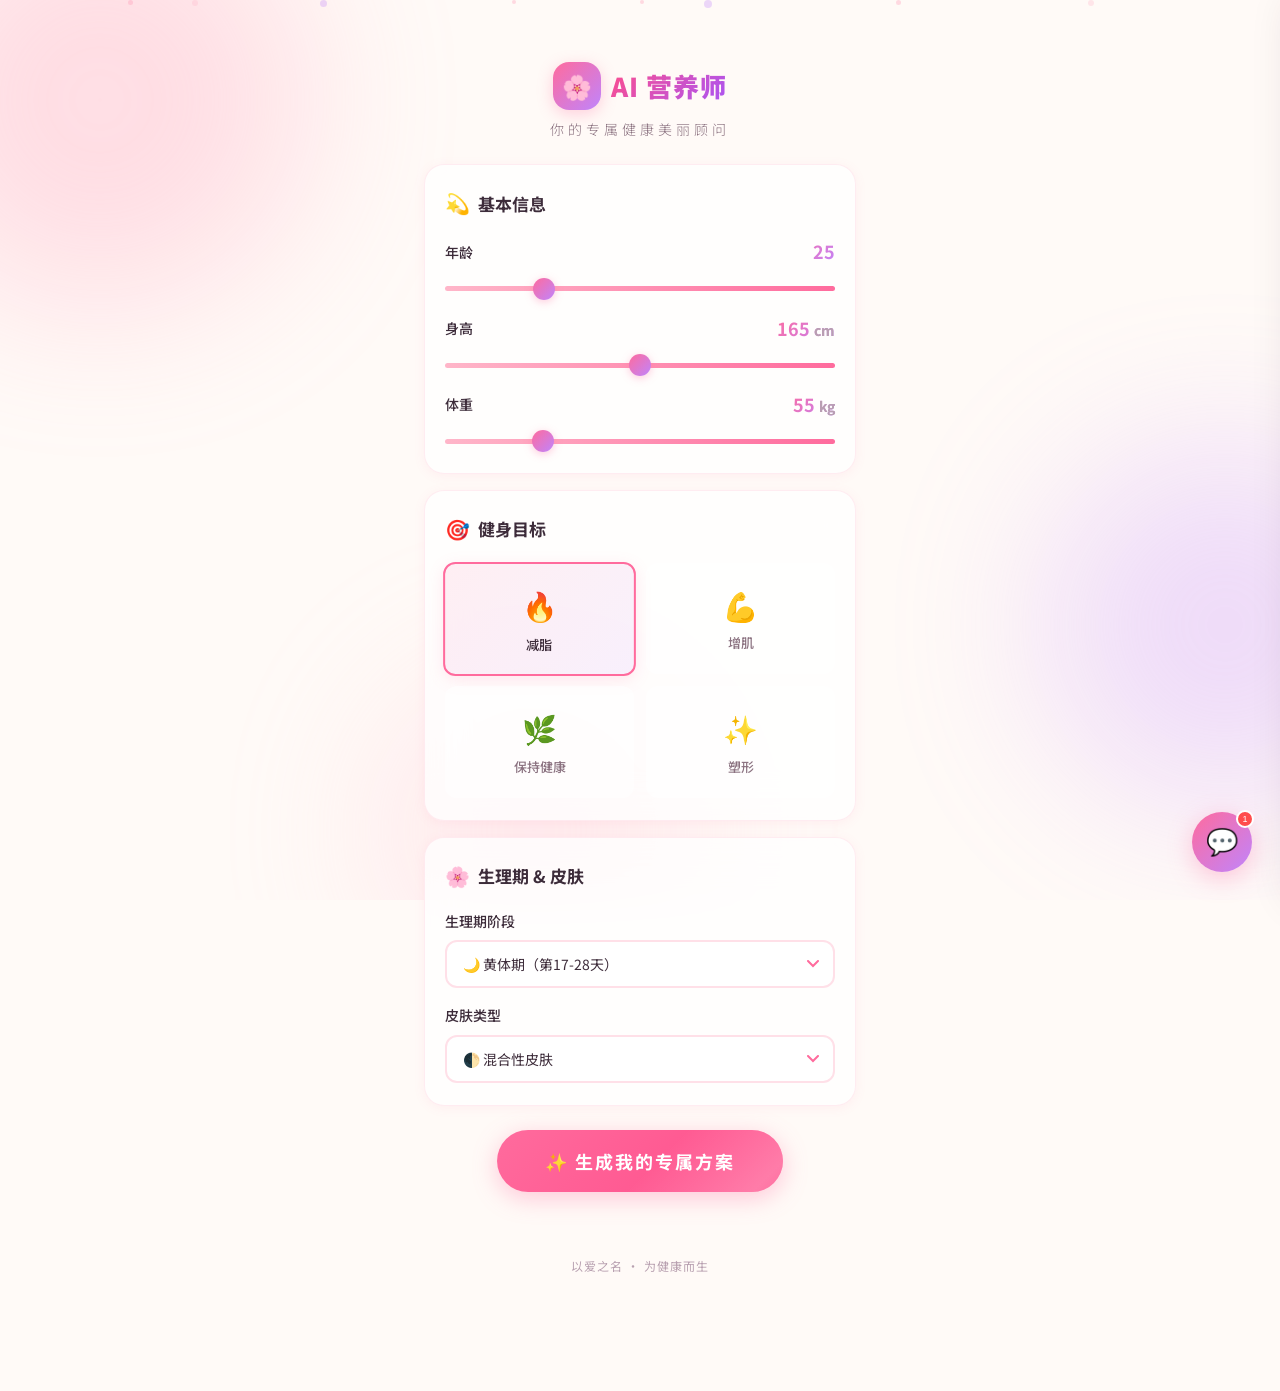
<file: index.html>
<!DOCTYPE html>
<html lang="zh-CN">
<head>
  <meta charset="UTF-8">
  <meta name="viewport" content="width=device-width, initial-scale=1.0, maximum-scale=1.0, user-scalable=no">
  <title>AI 营养师 - 你的专属健康美丽顾问</title>
  <link rel="preconnect" href="https://fonts.googleapis.com">
  <link rel="preconnect" href="https://fonts.gstatic.com" crossorigin>
  <link href="https://fonts.googleapis.com/css2?family=Noto+Sans+SC:wght@300;400;500;700;900&family=Playfair+Display:wght@700&display=swap" rel="stylesheet">
  <link rel="stylesheet" href="static/style.css">
</head>
<body>

<!-- Background decorations -->
<div class="bg-deco"><div class="orb"></div><div class="orb"></div><div class="orb"></div></div>
<div class="particles">
  <div class="particle"></div><div class="particle"></div><div class="particle"></div>
  <div class="particle"></div><div class="particle"></div><div class="particle"></div>
  <div class="particle"></div><div class="particle"></div>
</div>

<!-- SVG defs for score gradient -->
<svg style="position:absolute;width:0;height:0;" aria-hidden="true">
  <defs>
    <linearGradient id="scoreGradient" x1="0%" y1="0%" x2="100%" y2="0%">
      <stop offset="0%" stop-color="#FF6B9D"/>
      <stop offset="100%" stop-color="#C084FC"/>
    </linearGradient>
  </defs>
</svg>

<div class="container">

  <!-- Header -->
  <header>
    <div class="logo">
      <div class="logo-icon">🌸</div>
      <h1>AI 营养师</h1>
    </div>
    <p class="subtitle">你的专属健康美丽顾问</p>
  </header>

  <!-- Input Section -->
  <section class="input-section">

    <!-- Card: Basic Info -->
    <div class="glass input-card">
      <div class="section-title"><span class="emoji">💫</span> 基本信息</div>

      <div class="field">
        <div class="field-label"><span>年龄</span><span class="value" id="ageDisplay">25</span></div>
        <input type="range" id="age" min="14" max="60" value="25" step="1">
      </div>

      <div class="field">
        <div class="field-label">
          <span>身高</span>
          <span class="value" id="heightDisplay">165 <span style="font-size:14px;background:none;-webkit-text-fill-color:var(--text-light)">cm</span></span>
        </div>
        <input type="range" id="height" min="140" max="190" value="165" step="1">
      </div>

      <div class="field">
        <div class="field-label">
          <span>体重</span>
          <span class="value" id="weightDisplay">55 <span style="font-size:14px;background:none;-webkit-text-fill-color:var(--text-light)">kg</span></span>
        </div>
        <input type="range" id="weight" min="35" max="120" value="55" step="0.5">
      </div>
    </div>

    <!-- Card: Fitness Goal -->
    <div class="glass input-card">
      <div class="section-title"><span class="emoji">🎯</span> 健身目标</div>
      <div class="goal-grid">
        <div class="goal-option">
          <input type="radio" name="goal" id="goalFatLoss" value="fat-loss" checked>
          <label for="goalFatLoss"><span class="goal-icon">🔥</span>减脂</label>
        </div>
        <div class="goal-option">
          <input type="radio" name="goal" id="goalMuscle" value="muscle-gain">
          <label for="goalMuscle"><span class="goal-icon">💪</span>增肌</label>
        </div>
        <div class="goal-option">
          <input type="radio" name="goal" id="goalHealth" value="health">
          <label for="goalHealth"><span class="goal-icon">🌿</span>保持健康</label>
        </div>
        <div class="goal-option">
          <input type="radio" name="goal" id="goalShape" value="shaping">
          <label for="goalShape"><span class="goal-icon">✨</span>塑形</label>
        </div>
      </div>
    </div>

    <!-- Card: Cycle & Skin -->
    <div class="glass input-card">
      <div class="section-title"><span class="emoji">🌸</span> 生理期 &amp; 皮肤</div>

      <div class="field">
        <div class="field-label" style="margin-bottom:8px"><span>生理期阶段</span></div>
        <select class="custom-select" id="cycle">
          <option value="menstrual">🩸 经期（第1-5天）</option>
          <option value="follicular">🌱 卵泡期（第6-13天）</option>
          <option value="ovulation">🌸 排卵期（第14-16天）</option>
          <option value="luteal" selected>🌙 黄体期（第17-28天）</option>
        </select>
      </div>

      <div class="field">
        <div class="field-label" style="margin-bottom:8px"><span>皮肤类型</span></div>
        <select class="custom-select" id="skinType">
          <option value="dry">💧 干性皮肤</option>
          <option value="oily">✨ 油性皮肤</option>
          <option value="combination" selected>🌓 混合性皮肤</option>
          <option value="sensitive">🌹 敏感性皮肤</option>
        </select>
      </div>
    </div>

  </section>

  <!-- Generate Button -->
  <div class="btn-wrap">
    <button class="generate-btn" id="generateBtn">✨ 生成我的专属方案</button>
  </div>

  <!-- Loading -->
  <div class="loading" id="loading">
    <div class="loading-dots"><span></span><span></span><span></span></div>
    <p>AI 正在为你定制健康方案...</p>
  </div>

  <!-- Results -->
  <section class="results" id="results">

    <!-- Health Score -->
    <div class="glass result-card">
      <div class="rc-header"><span class="rc-icon">🏆</span><span class="rc-title">健康评分</span></div>
      <div class="score-wrap">
        <div class="score-ring">
          <svg viewBox="0 0 130 130">
            <circle class="ring-bg" cx="65" cy="65" r="60"/>
            <circle class="ring-fg" id="scoreCircle" cx="65" cy="65" r="60"/>
          </svg>
          <div class="score-num" id="scoreNum">0</div>
        </div>
        <div class="score-label" id="scoreLabel">综合评估中...</div>
      </div>
    </div>

    <!-- Calorie & Water -->
    <div class="glass result-card">
      <div class="rc-header"><span class="rc-icon">⚡</span><span class="rc-title">热量 &amp; 饮水建议</span></div>
      <div class="info-grid">
        <div class="info-item">
          <div class="ii-value"><span id="calories">0</span> <span class="unit">kcal</span></div>
          <div class="ii-label">每日建议摄入</div>
        </div>
        <div class="info-item">
          <div class="ii-value" id="bmrDisplay">0 <span class="unit">kcal</span></div>
          <div class="ii-label">基础代谢</div>
        </div>
      </div>
      <div class="water-bar-wrap">
        <div class="water-bar-label">
          <span>💧 每日饮水目标</span>
          <span><strong id="waterAmount">0</strong> ml</span>
        </div>
        <div class="water-bar"><div class="water-bar-fill" id="waterFill"></div></div>
      </div>
    </div>

    <!-- Breakfast -->
    <div class="glass result-card">
      <div class="rc-header"><span class="rc-icon">🌅</span><span class="rc-title">早餐推荐</span></div>
      <div class="meal-item" id="breakfastMeal">
        <div class="mi-header"><span class="mi-name"></span><span class="mi-cals"></span></div>
        <div class="mi-desc"></div>
        <div class="mi-tags"></div>
      </div>
    </div>

    <!-- Lunch -->
    <div class="glass result-card">
      <div class="rc-header"><span class="rc-icon">☀️</span><span class="rc-title">午餐推荐</span></div>
      <div class="meal-item" id="lunchMeal">
        <div class="mi-header"><span class="mi-name"></span><span class="mi-cals"></span></div>
        <div class="mi-desc"></div>
        <div class="mi-tags"></div>
      </div>
    </div>

    <!-- Dinner -->
    <div class="glass result-card">
      <div class="rc-header"><span class="rc-icon">🌙</span><span class="rc-title">晚餐推荐</span></div>
      <div class="meal-item" id="dinnerMeal">
        <div class="mi-header"><span class="mi-name"></span><span class="mi-cals"></span></div>
        <div class="mi-desc"></div>
        <div class="mi-tags"></div>
      </div>
    </div>

    <!-- Skincare -->
    <div class="glass result-card">
      <div class="rc-header"><span class="rc-icon">💅</span><span class="rc-title">美容养肤建议</span></div>
      <div class="rc-body">
        <ul class="skincare-list" id="skincareList"></ul>
      </div>
    </div>

    <!-- Encouragement -->
    <div class="glass result-card">
      <div class="rc-header"><span class="rc-icon">💌</span><span class="rc-title">AI 的悄悄话</span></div>
      <div class="encourage-box">
        <p id="encourageText">每一次为健康做出的选择，都是对未来自己的温柔馈赠。</p>
        <div class="encourage-author">— 你的 AI 营养师 💕</div>
      </div>
    </div>

  </section>

  <div class="footer">以爱之名 · 为健康而生</div>
</div>

<!-- ═══ Chat UI ═══ -->

<!-- Chat FAB -->
<button class="chat-fab" id="chatFab" aria-label="打开聊天">
  💬
  <span class="fab-badge">1</span>
</button>

<!-- Chat Overlay -->
<div class="chat-overlay" id="chatOverlay"></div>

<!-- Chat Panel -->
<div class="chat-panel" id="chatPanel">
  <!-- Header -->
  <div class="chat-header">
    <div class="chat-header-info">
      <div class="chat-avatar">🌸</div>
      <div>
        <div class="chat-name">AI 营养师 · 小膳</div>
        <div class="chat-status"><span class="dot"></span> <span id="chatStatusText">在线 · 温柔解答中</span></div>
      </div>
    </div>
    <div style="display:flex;gap:8px;align-items:center">
      <button class="chat-key-btn" id="chatKeyBtn" aria-label="设置API密钥" title="设置 DeepSeek API 密钥">🔑</button>
      <button class="chat-close" id="chatClose" aria-label="关闭聊天">✕</button>
    </div>
  </div>

  <!-- Messages -->
  <div class="chat-messages" id="chatMessages"></div>

  <!-- Suggestions -->
  <div class="chat-suggestions" id="chatSuggestions">
    <button class="suggestion-chip">🥗 减脂期间怎么吃？</button>
    <button class="suggestion-chip">💧 皮肤干燥吃什么好？</button>
    <button class="suggestion-chip">🌸 生理期饮食建议</button>
    <button class="suggestion-chip">✨ 帮我推荐今天的食谱</button>
  </div>

  <!-- Input -->
  <div class="chat-input-wrap">
    <input type="text" class="chat-input" id="chatInput" placeholder="输入你的问题..." autocomplete="off">
    <button class="chat-send" id="chatSend" aria-label="发送">➤</button>
  </div>
</div>

<script src="static/script.js"></script>
</body>
</html>
</file>
<file: static/style.css>
/* ═══════════════════════════════════════
   AI 营养师 — 完整样式表
   ═══════════════════════════════════════ */

/* ─── Reset & Variables ─── */
*, *::before, *::after { margin: 0; padding: 0; box-sizing: border-box; }

:root {
  --pink-50: #FFF5F7;
  --pink-100: #FFE0E8;
  --pink-200: #FFB6C9;
  --pink-300: #FF8EAF;
  --pink-400: #FF6B9D;
  --pink-500: #FF4D8A;
  --pink-600: #E83D75;
  --purple-200: #D8B4FE;
  --purple-400: #C084FC;
  --purple-500: #A855F7;
  --cream: #FFFAF7;
  --text-primary: #3D2C3A;
  --text-secondary: #8B7280;
  --text-light: #B8A0B0;
  --card-bg: rgba(255, 255, 255, 0.75);
  --card-border: rgba(255, 182, 201, 0.25);
  --shadow-sm: 0 2px 12px rgba(255, 107, 157, 0.08);
  --shadow-md: 0 8px 32px rgba(255, 107, 157, 0.12);
  --shadow-lg: 0 16px 48px rgba(255, 107, 157, 0.18);
  --radius-sm: 12px;
  --radius-md: 20px;
  --radius-lg: 28px;
}

html { scroll-behavior: smooth; }

body {
  font-family: 'Noto Sans SC', -apple-system, BlinkMacSystemFont, 'PingFang SC', 'Microsoft YaHei', sans-serif;
  background: var(--cream);
  color: var(--text-primary);
  min-height: 100vh;
  overflow-x: hidden;
  line-height: 1.6;
  -webkit-font-smoothing: antialiased;
}

/* ─── Background ─── */
.bg-deco { position: fixed; inset: 0; pointer-events: none; z-index: 0; overflow: hidden; }
.bg-deco .orb {
  position: absolute;
  border-radius: 50%;
  filter: blur(80px);
  opacity: 0.35;
  animation: orbFloat 18s ease-in-out infinite;
}
.bg-deco .orb:nth-child(1) {
  width: 400px; height: 400px;
  background: radial-gradient(circle, #FFB6C9, #FF8EAF);
  top: -100px; left: -100px;
  animation-delay: 0s;
}
.bg-deco .orb:nth-child(2) {
  width: 350px; height: 350px;
  background: radial-gradient(circle, #D8B4FE, #C084FC);
  top: 50%; right: -120px;
  animation-delay: -6s;
}
.bg-deco .orb:nth-child(3) {
  width: 300px; height: 300px;
  background: radial-gradient(circle, #FFD6E0, #FFB6C9);
  bottom: -80px; left: 30%;
  animation-delay: -12s;
}

@keyframes orbFloat {
  0%, 100% { transform: translate(0, 0) scale(1); }
  25% { transform: translate(30px, -40px) scale(1.05); }
  50% { transform: translate(-20px, 20px) scale(0.95); }
  75% { transform: translate(40px, 30px) scale(1.02); }
}

/* ─── Particles ─── */
.particles { position: fixed; inset: 0; pointer-events: none; z-index: 0; overflow: hidden; }
.particle {
  position: absolute;
  width: 6px; height: 6px;
  background: var(--pink-300);
  border-radius: 50%;
  opacity: 0.3;
  animation: particleDrift linear infinite;
}
.particle:nth-child(1) { left: 10%; animation-duration: 22s; animation-delay: 0s; width: 5px; height: 5px; }
.particle:nth-child(2) { left: 25%; animation-duration: 28s; animation-delay: -4s; width: 7px; height: 7px; background: var(--purple-400); }
.particle:nth-child(3) { left: 40%; animation-duration: 24s; animation-delay: -8s; width: 4px; height: 4px; }
.particle:nth-child(4) { left: 55%; animation-duration: 30s; animation-delay: -2s; width: 8px; height: 8px; background: var(--purple-400); }
.particle:nth-child(5) { left: 70%; animation-duration: 26s; animation-delay: -12s; width: 5px; height: 5px; }
.particle:nth-child(6) { left: 85%; animation-duration: 20s; animation-delay: -6s; width: 6px; height: 6px; background: var(--pink-200); }
.particle:nth-child(7) { left: 50%; animation-duration: 32s; animation-delay: -15s; width: 4px; height: 4px; }
.particle:nth-child(8) { left: 15%; animation-duration: 18s; animation-delay: -10s; width: 6px; height: 6px; background: var(--pink-200); }

@keyframes particleDrift {
  0% { transform: translateY(110vh) rotate(0deg); opacity: 0; }
  10% { opacity: 0.3; }
  90% { opacity: 0.3; }
  100% { transform: translateY(-10vh) rotate(720deg); opacity: 0; }
}

/* ─── Container ─── */
.container {
  position: relative; z-index: 1;
  max-width: 480px; margin: 0 auto;
  padding: 20px 16px 100px;
}

/* ─── Header ─── */
header {
  text-align: center;
  padding: 32px 0 24px;
  animation: fadeDown 0.8s ease-out;
}
header .logo {
  display: inline-flex; align-items: center; gap: 10px;
  margin-bottom: 8px;
}
header .logo-icon {
  width: 48px; height: 48px;
  background: linear-gradient(135deg, var(--pink-400), var(--purple-400));
  border-radius: 16px;
  display: flex; align-items: center; justify-content: center;
  font-size: 24px;
  box-shadow: 0 4px 16px rgba(255, 107, 157, 0.3);
}
header h1 {
  font-size: 26px; font-weight: 900;
  background: linear-gradient(135deg, var(--pink-500), var(--purple-500));
  -webkit-background-clip: text; -webkit-text-fill-color: transparent;
  background-clip: text;
  letter-spacing: 1px;
}
header .subtitle {
  font-size: 14px; color: var(--text-secondary);
  font-weight: 300;
  letter-spacing: 4px;
}

@keyframes fadeDown {
  from { opacity: 0; transform: translateY(-20px); }
  to { opacity: 1; transform: translateY(0); }
}

/* ─── Glass Card ─── */
.glass {
  background: var(--card-bg);
  backdrop-filter: blur(20px);
  -webkit-backdrop-filter: blur(20px);
  border: 1px solid var(--card-border);
  border-radius: var(--radius-md);
  box-shadow: var(--shadow-sm);
}

/* ─── Section Title ─── */
.section-title {
  display: flex; align-items: center; gap: 8px;
  font-size: 17px; font-weight: 700; color: var(--text-primary);
  margin-bottom: 18px;
}
.section-title .emoji { font-size: 20px; }

/* ─── Input Card ─── */
.input-card {
  padding: 22px 20px; margin-bottom: 16px;
  animation: fadeUp 0.6s ease-out backwards;
}
.input-card:nth-child(1) { animation-delay: 0.1s; }
.input-card:nth-child(2) { animation-delay: 0.2s; }
.input-card:nth-child(3) { animation-delay: 0.3s; }

@keyframes fadeUp {
  from { opacity: 0; transform: translateY(24px); }
  to { opacity: 1; transform: translateY(0); }
}

/* ─── Form Field ─── */
.field { margin-bottom: 16px; }
.field:last-child { margin-bottom: 0; }

.field-label {
  display: flex; justify-content: space-between; align-items: center;
  font-size: 14px; font-weight: 500; color: var(--text-primary);
  margin-bottom: 6px;
}
.field-label .value {
  font-size: 18px; font-weight: 700;
  background: linear-gradient(135deg, var(--pink-400), var(--purple-400));
  -webkit-background-clip: text; -webkit-text-fill-color: transparent;
  background-clip: text;
  min-width: 48px; text-align: right;
}

/* ─── Range Slider ─── */
input[type="range"] {
  -webkit-appearance: none; appearance: none;
  width: 100%; height: 5px;
  background: linear-gradient(to right, var(--pink-200), var(--pink-400));
  border-radius: 4px; outline: none;
}
input[type="range"]::-webkit-slider-thumb {
  -webkit-appearance: none; appearance: none;
  width: 22px; height: 22px;
  background: linear-gradient(135deg, var(--pink-400), var(--purple-400));
  border-radius: 50%; cursor: pointer;
  box-shadow: 0 2px 8px rgba(255, 107, 157, 0.35);
  transition: transform 0.2s, box-shadow 0.2s;
}
input[type="range"]::-webkit-slider-thumb:hover {
  transform: scale(1.15);
  box-shadow: 0 4px 16px rgba(255, 107, 157, 0.45);
}
input[type="range"]::-moz-range-thumb {
  width: 22px; height: 22px;
  background: linear-gradient(135deg, var(--pink-400), var(--purple-400));
  border-radius: 50%; cursor: pointer; border: none;
  box-shadow: 0 2px 8px rgba(255, 107, 157, 0.35);
}
input[type="range"]:focus { outline: none; }

/* ─── Goal Picker ─── */
.goal-grid {
  display: grid;
  grid-template-columns: 1fr 1fr;
  gap: 10px;
}
.goal-option { position: relative; }
.goal-option input { position: absolute; opacity: 0; pointer-events: none; }
.goal-option label {
  display: flex; flex-direction: column; align-items: center; gap: 4px;
  padding: 14px 10px;
  background: rgba(255, 255, 255, 0.5);
  border: 2px solid transparent;
  border-radius: var(--radius-sm);
  cursor: pointer;
  transition: all 0.3s ease;
  text-align: center;
  font-size: 13px; font-weight: 500; color: var(--text-secondary);
}
.goal-option label .goal-icon { font-size: 28px; margin-bottom: 2px; }
.goal-option input:checked + label {
  background: linear-gradient(135deg, rgba(255, 107, 157, 0.1), rgba(192, 132, 252, 0.1));
  border-color: var(--pink-400);
  color: var(--text-primary);
  box-shadow: 0 4px 16px rgba(255, 107, 157, 0.15);
  transform: scale(1.02);
}
.goal-option label:hover {
  border-color: var(--pink-200);
  transform: translateY(-2px);
}

/* ─── Select ─── */
.custom-select {
  width: 100%;
  padding: 12px 16px;
  background: rgba(255, 255, 255, 0.6);
  border: 2px solid var(--pink-100);
  border-radius: var(--radius-sm);
  font-size: 14px; font-family: inherit; color: var(--text-primary);
  outline: none; cursor: pointer;
  transition: border-color 0.3s, box-shadow 0.3s;
  -webkit-appearance: none; appearance: none;
  background-image: url("data:image/svg+xml,%3Csvg xmlns='http://www.w3.org/2000/svg' width='12' height='8' viewBox='0 0 12 8'%3E%3Cpath d='M1 1l5 5 5-5' stroke='%23FF6B9D' stroke-width='2' fill='none' stroke-linecap='round'/%3E%3C/svg%3E");
  background-repeat: no-repeat; background-position: right 14px center;
  padding-right: 36px;
}
.custom-select:focus {
  border-color: var(--pink-400);
  box-shadow: 0 0 0 3px rgba(255, 107, 157, 0.15);
}

/* ─── Generate Button ─── */
.btn-wrap { text-align: center; margin: 24px 0 32px; animation: fadeUp 0.6s ease-out 0.4s backwards; }
.generate-btn {
  position: relative;
  padding: 18px 48px;
  font-size: 18px; font-weight: 700; font-family: inherit;
  color: #fff;
  background: linear-gradient(135deg, var(--pink-400), var(--pink-500), var(--purple-500));
  background-size: 200% 200%;
  border: none; border-radius: 50px;
  cursor: pointer;
  box-shadow: 0 6px 24px rgba(255, 107, 157, 0.35);
  transition: transform 0.3s, box-shadow 0.3s;
  overflow: hidden;
  animation: gradientShift 3s ease infinite;
  letter-spacing: 2px;
}
.generate-btn::before {
  content: '';
  position: absolute; inset: 0;
  background: linear-gradient(135deg, transparent 30%, rgba(255,255,255,0.25) 50%, transparent 70%);
  background-size: 200% 100%;
  animation: shimmer 3s ease-in-out infinite;
  border-radius: 50px;
}
.generate-btn:hover { transform: translateY(-3px) scale(1.02); box-shadow: 0 8px 32px rgba(255, 107, 157, 0.45); }
.generate-btn:active { transform: translateY(0) scale(0.98); }
.generate-btn:disabled { opacity: 0.6; cursor: not-allowed; transform: none !important; }

@keyframes gradientShift { 0%, 100% { background-position: 0% 50%; } 50% { background-position: 100% 50%; } }
@keyframes shimmer {
  0% { background-position: 200% 0; }
  100% { background-position: -200% 0; }
}

/* ─── Loading ─── */
.loading { display: none; text-align: center; padding: 40px 0; }
.loading.show { display: block; animation: fadeUp 0.4s ease-out; }
.loading-dots { display: flex; justify-content: center; gap: 10px; margin-bottom: 16px; }
.loading-dots span {
  width: 14px; height: 14px;
  border-radius: 50%;
  background: var(--pink-400);
  animation: dotBounce 1.4s ease-in-out infinite;
}
.loading-dots span:nth-child(2) { animation-delay: 0.16s; background: var(--purple-400); }
.loading-dots span:nth-child(3) { animation-delay: 0.32s; background: var(--pink-300); }

@keyframes dotBounce {
  0%, 80%, 100% { transform: scale(0.6); opacity: 0.4; }
  40% { transform: scale(1); opacity: 1; }
}
.loading p {
  font-size: 14px; color: var(--text-secondary); letter-spacing: 2px;
  animation: pulse 1.5s ease-in-out infinite;
}
@keyframes pulse { 0%, 100% { opacity: 0.5; } 50% { opacity: 1; } }

/* ─── Results ─── */
.results { display: none; }
.results.show { display: block; }
.results .result-card {
  padding: 24px 20px; margin-bottom: 16px;
  animation: resultIn 0.6s ease-out backwards;
}
.result-card:nth-child(1) { animation-delay: 0.1s; }
.result-card:nth-child(2) { animation-delay: 0.2s; }
.result-card:nth-child(3) { animation-delay: 0.3s; }
.result-card:nth-child(4) { animation-delay: 0.4s; }
.result-card:nth-child(5) { animation-delay: 0.5s; }
.result-card:nth-child(6) { animation-delay: 0.6s; }
.result-card:nth-child(7) { animation-delay: 0.7s; }

@keyframes resultIn {
  from { opacity: 0; transform: translateY(30px) scale(0.97); }
  to { opacity: 1; transform: translateY(0) scale(1); }
}

.result-card .rc-header {
  display: flex; align-items: center; gap: 8px;
  margin-bottom: 14px;
}
.result-card .rc-header .rc-icon { font-size: 22px; }
.result-card .rc-header .rc-title { font-size: 16px; font-weight: 700; color: var(--text-primary); }
.result-card .rc-body { font-size: 14px; color: var(--text-secondary); line-height: 1.8; }

/* ─── Score Ring ─── */
.score-wrap { text-align: center; padding: 10px 0; }
.score-ring { position: relative; display: inline-block; margin-bottom: 8px; }
.score-ring svg { width: 140px; height: 140px; transform: rotate(-90deg); }
.score-ring .ring-bg { fill: none; stroke: var(--pink-100); stroke-width: 8; }
.score-ring .ring-fg {
  fill: none; stroke: url(#scoreGradient);
  stroke-width: 8; stroke-linecap: round;
  stroke-dasharray: 377;
  stroke-dashoffset: 377;
  transition: stroke-dashoffset 1.5s ease-out;
}
.score-ring .score-num {
  position: absolute; inset: 0;
  display: flex; align-items: center; justify-content: center;
  font-size: 40px; font-weight: 900;
  background: linear-gradient(135deg, var(--pink-400), var(--purple-400));
  -webkit-background-clip: text; -webkit-text-fill-color: transparent;
  background-clip: text;
  font-family: 'Playfair Display', serif;
}
.score-label { font-size: 14px; color: var(--text-secondary); font-weight: 500; }

/* ─── Info Grid ─── */
.info-grid { display: grid; grid-template-columns: 1fr 1fr; gap: 12px; }
.info-item {
  padding: 16px;
  background: rgba(255, 255, 255, 0.5);
  border-radius: var(--radius-sm);
  text-align: center;
}
.info-item .ii-value { font-size: 22px; font-weight: 700; color: var(--text-primary); margin-bottom: 4px; }
.info-item .ii-value .unit { font-size: 14px; font-weight: 400; color: var(--text-light); }
.info-item .ii-label { font-size: 12px; color: var(--text-secondary); }

/* ─── Meal Item ─── */
.meal-item {
  padding: 12px 16px;
  background: rgba(255, 255, 255, 0.5);
  border-radius: var(--radius-sm);
  border-left: 3px solid var(--pink-300);
}
.meal-item .mi-header {
  display: flex; justify-content: space-between; align-items: center;
  margin-bottom: 4px;
}
.meal-item .mi-name { font-size: 15px; font-weight: 600; color: var(--text-primary); }
.meal-item .mi-cals { font-size: 13px; color: var(--pink-400); font-weight: 600; }
.meal-item .mi-desc { font-size: 13px; color: var(--text-secondary); line-height: 1.7; }
.meal-item .mi-tags { display: flex; gap: 6px; flex-wrap: wrap; margin-top: 6px; }
.meal-item .mi-tag {
  font-size: 11px; padding: 2px 10px;
  background: rgba(255, 107, 157, 0.1);
  color: var(--pink-500); border-radius: 20px;
  font-weight: 500;
}

/* ─── Skincare ─── */
.skincare-list { list-style: none; }
.skincare-list li {
  padding: 8px 0 8px 24px;
  position: relative;
  font-size: 14px; color: var(--text-secondary); line-height: 1.7;
}
.skincare-list li::before {
  content: '✦';
  position: absolute; left: 0;
  color: var(--pink-400);
  font-size: 12px;
}

/* ─── Encouragement ─── */
.encourage-box {
  text-align: center;
  padding: 20px;
  background: linear-gradient(135deg, rgba(255, 107, 157, 0.08), rgba(192, 132, 252, 0.08));
  border-radius: var(--radius-sm);
  position: relative;
  overflow: hidden;
}
.encourage-box::before {
  content: '"'; position: absolute;
  top: -10px; left: 10px;
  font-size: 80px; line-height: 1;
  background: linear-gradient(135deg, var(--pink-200), var(--purple-200));
  -webkit-background-clip: text; -webkit-text-fill-color: transparent;
  background-clip: text;
  opacity: 0.4;
  font-family: 'Playfair Display', serif;
}
.encourage-box p {
  font-size: 16px; color: var(--text-primary);
  line-height: 1.9; font-weight: 500;
  position: relative; z-index: 1;
}
.encourage-box .encourage-author {
  margin-top: 12px;
  font-size: 13px; color: var(--text-light);
  letter-spacing: 2px;
}

/* ─── Water Bar ─── */
.water-bar-wrap { margin-top: 10px; }
.water-bar-label {
  display: flex; justify-content: space-between;
  font-size: 13px; color: var(--text-secondary); margin-bottom: 6px;
}
.water-bar {
  height: 10px;
  background: rgba(255, 255, 255, 0.5);
  border-radius: 10px; overflow: hidden;
}
.water-bar-fill {
  height: 100%;
  background: linear-gradient(90deg, var(--pink-300), var(--purple-400));
  border-radius: 10px;
  width: 0%;
  transition: width 1.5s ease-out;
}

/* ─── Footer ─── */
.footer {
  text-align: center; padding: 32px 0 16px;
  font-size: 12px; color: var(--text-light);
  letter-spacing: 1px;
}

/* ═══════════════════════════════════════
   Chat UI
   ═══════════════════════════════════════ */

/* ─── Chat FAB ─── */
.chat-fab {
  position: fixed;
  bottom: 28px; right: 28px;
  width: 60px; height: 60px;
  border-radius: 50%;
  background: linear-gradient(135deg, var(--pink-400), var(--purple-400));
  border: none;
  color: #fff;
  font-size: 26px;
  cursor: pointer;
  box-shadow: 0 6px 24px rgba(255, 107, 157, 0.35);
  transition: all 0.3s ease;
  z-index: 99;
  display: flex; align-items: center; justify-content: center;
  animation: fadeUp 0.6s ease-out 0.6s backwards;
}
.chat-fab:hover { transform: scale(1.1) translateY(-2px); box-shadow: 0 8px 32px rgba(255, 107, 157, 0.45); }
.chat-fab:active { transform: scale(0.95); }
.chat-fab .fab-badge {
  position: absolute;
  top: -2px; right: -2px;
  width: 18px; height: 18px;
  background: #FF4D4D;
  border: 2px solid #fff;
  border-radius: 50%;
  font-size: 9px;
  display: flex; align-items: center; justify-content: center;
  animation: pulse 2s infinite;
}
.chat-fab.hide-badge .fab-badge { display: none; }

/* ─── Chat Overlay ─── */
.chat-overlay {
  position: fixed;
  inset: 0;
  background: rgba(40, 20, 30, 0.35);
  backdrop-filter: blur(4px);
  -webkit-backdrop-filter: blur(4px);
  z-index: 100;
  opacity: 0;
  pointer-events: none;
  transition: opacity 0.35s ease;
}
.chat-overlay.show { opacity: 1; pointer-events: auto; }

/* ─── Chat Panel ─── */
.chat-panel {
  position: fixed;
  top: 0; right: -420px;
  width: 400px; height: 100%;
  background: linear-gradient(170deg, #FFF8FA 0%, #FFF5F7 40%, #F8F4FF 100%);
  z-index: 101;
  display: flex;
  flex-direction: column;
  transition: right 0.4s cubic-bezier(0.34, 0.69, 0.1, 1);
  box-shadow: -8px 0 40px rgba(60, 20, 40, 0.12);
}
.chat-panel.show { right: 0; }

/* ─── Chat Header ─── */
.chat-header {
  padding: 18px 20px;
  background: rgba(255, 255, 255, 0.7);
  backdrop-filter: blur(16px);
  -webkit-backdrop-filter: blur(16px);
  border-bottom: 1px solid var(--card-border);
  display: flex; align-items: center; justify-content: space-between;
  flex-shrink: 0;
}
.chat-header-info { display: flex; align-items: center; gap: 12px; }
.chat-avatar {
  width: 44px; height: 44px;
  background: linear-gradient(135deg, var(--pink-400), var(--purple-400));
  border-radius: 14px;
  display: flex; align-items: center; justify-content: center;
  font-size: 22px;
  box-shadow: 0 3px 12px rgba(255, 107, 157, 0.25);
}
.chat-name { font-size: 16px; font-weight: 700; color: var(--text-primary); }
.chat-status {
  font-size: 12px; font-weight: 500;
  display: flex; align-items: center; gap: 4px;
}
.chat-status .dot {
  width: 7px; height: 7px;
  background: #22C55E;
  border-radius: 50%;
  display: inline-block;
  animation: pulse 2s ease-in-out infinite;
}
.chat-close {
  width: 36px; height: 36px;
  border: none; border-radius: 50%;
  background: rgba(0,0,0,0.05);
  color: var(--text-secondary);
  font-size: 18px;
  cursor: pointer;
  display: flex; align-items: center; justify-content: center;
  transition: all 0.2s;
}
.chat-close:hover { background: rgba(0,0,0,0.1); color: var(--text-primary); }

/* ─── Chat Messages ─── */
.chat-messages {
  flex: 1;
  overflow-y: auto;
  padding: 16px 20px;
  display: flex;
  flex-direction: column;
  gap: 12px;
}
.chat-messages::-webkit-scrollbar { width: 4px; }
.chat-messages::-webkit-scrollbar-track { background: transparent; }
.chat-messages::-webkit-scrollbar-thumb { background: var(--pink-200); border-radius: 2px; }

/* ─── Message Bubbles ─── */
.message {
  display: flex;
  gap: 10px;
  max-width: 88%;
  animation: messageSlide 0.35s ease-out;
}
.message.user { align-self: flex-end; flex-direction: row-reverse; }
.message.ai { align-self: flex-start; }

@keyframes messageSlide {
  from { opacity: 0; transform: translateY(12px); }
  to { opacity: 1; transform: translateY(0); }
}

.message .msg-avatar {
  width: 32px; height: 32px;
  border-radius: 10px;
  flex-shrink: 0;
  display: flex; align-items: center; justify-content: center;
  font-size: 16px;
}
.message.ai .msg-avatar { background: linear-gradient(135deg, var(--pink-300), var(--purple-400)); }
.message.user .msg-avatar { background: var(--pink-100); }

.message .msg-bubble {
  padding: 12px 16px;
  border-radius: 18px;
  font-size: 14px;
  line-height: 1.75;
  word-break: break-word;
}
.message.ai .msg-bubble {
  background: rgba(255, 255, 255, 0.85);
  backdrop-filter: blur(8px);
  border: 1px solid rgba(255, 182, 201, 0.2);
  color: var(--text-primary);
  border-bottom-left-radius: 6px;
  box-shadow: 0 2px 8px rgba(255, 107, 157, 0.06);
}
.message.user .msg-bubble {
  background: linear-gradient(135deg, var(--pink-400), var(--purple-500));
  color: #fff;
  border-bottom-right-radius: 6px;
  box-shadow: 0 3px 12px rgba(255, 107, 157, 0.2);
}

.msg-bubble strong { font-weight: 700; }
.msg-bubble em { font-style: italic; }

/* ─── Typing Indicator ─── */
.typing .dot-group { display: flex; gap: 5px; padding: 2px 0; }
.typing .dot-group span {
  width: 8px; height: 8px;
  background: var(--pink-300);
  border-radius: 50%;
  animation: typingDot 1.4s ease-in-out infinite;
}
.typing .dot-group span:nth-child(2) { animation-delay: 0.2s; }
.typing .dot-group span:nth-child(3) { animation-delay: 0.4s; }

@keyframes typingDot {
  0%, 80%, 100% { transform: translateY(0); opacity: 0.4; }
  40% { transform: translateY(-6px); opacity: 1; }
}

/* ─── Suggestions ─── */
.chat-suggestions {
  padding: 0 20px 10px;
  flex-shrink: 0;
  display: flex;
  gap: 8px;
  flex-wrap: wrap;
}
.suggestion-chip {
  padding: 8px 16px;
  font-size: 13px; font-family: inherit;
  background: rgba(255, 255, 255, 0.7);
  border: 1px solid var(--card-border);
  border-radius: 20px;
  color: var(--text-secondary);
  cursor: pointer;
  transition: all 0.25s ease;
  white-space: nowrap;
}
.suggestion-chip:hover {
  border-color: var(--pink-400);
  color: var(--pink-500);
  background: rgba(255, 107, 157, 0.08);
  transform: translateY(-1px);
}

/* ─── Chat Input ─── */
.chat-input-wrap {
  padding: 12px 20px 16px;
  flex-shrink: 0;
  display: flex; gap: 10px;
  background: rgba(255, 255, 255, 0.5);
  border-top: 1px solid var(--card-border);
}
.chat-input {
  flex: 1;
  padding: 12px 18px;
  font-size: 14px; font-family: inherit;
  background: rgba(255, 255, 255, 0.7);
  border: 2px solid var(--pink-100);
  border-radius: 24px;
  outline: none;
  color: var(--text-primary);
  transition: border-color 0.3s, box-shadow 0.3s;
}
.chat-input:focus {
  border-color: var(--pink-400);
  box-shadow: 0 0 0 3px rgba(255, 107, 157, 0.12);
}
.chat-input::placeholder { color: var(--text-light); }

.chat-send {
  width: 46px; height: 46px;
  border: none; border-radius: 50%;
  background: linear-gradient(135deg, var(--pink-400), var(--purple-500));
  color: #fff;
  font-size: 14px; font-weight: 700;
  cursor: pointer;
  flex-shrink: 0;
  display: flex; align-items: center; justify-content: center;
  transition: all 0.25s;
  box-shadow: 0 3px 12px rgba(255, 107, 157, 0.25);
}
.chat-send:hover { transform: scale(1.08); box-shadow: 0 5px 20px rgba(255, 107, 157, 0.35); }
.chat-send:active { transform: scale(0.95); }
.chat-send:disabled { opacity: 0.4; cursor: not-allowed; transform: none !important; }

/* ─── Error message in chat ─── */
.message.error .msg-bubble {
  background: rgba(255, 100, 100, 0.08);
  border-color: rgba(255, 100, 100, 0.2);
  color: #D14545;
}

/* ─── Chat Key Button ─── */
.chat-key-btn {
  width: 36px; height: 36px;
  border: none; border-radius: 50%;
  background: rgba(0,0,0,0.05);
  font-size: 16px;
  cursor: pointer;
  display: flex; align-items: center; justify-content: center;
  transition: all 0.2s;
}
.chat-key-btn:hover { background: rgba(0,0,0,0.1); transform: scale(1.1); }

/* ─── API Key Modal ─── */
.key-modal-overlay {
  position: fixed; inset: 0;
  background: rgba(40, 20, 30, 0.4);
  backdrop-filter: blur(6px);
  -webkit-backdrop-filter: blur(6px);
  z-index: 200;
  display: flex; align-items: center; justify-content: center;
  opacity: 0; pointer-events: none;
  transition: opacity 0.3s ease;
  padding: 20px;
}
.key-modal-overlay.show { opacity: 1; pointer-events: auto; }

.key-modal {
  background: #fff;
  border-radius: var(--radius-md);
  padding: 32px 28px 24px;
  max-width: 380px; width: 100%;
  text-align: center;
  box-shadow: 0 20px 60px rgba(60, 20, 40, 0.15);
  animation: fadeUp 0.35s ease-out;
  position: relative;
}
.key-modal-close {
  position: absolute; top: 12px; right: 12px;
  width: 32px; height: 32px;
  border: none; border-radius: 50%;
  background: rgba(0,0,0,0.05);
  color: var(--text-secondary);
  font-size: 16px;
  cursor: pointer;
  display: flex; align-items: center; justify-content: center;
  transition: all 0.2s;
}
.key-modal-close:hover { background: rgba(0,0,0,0.1); color: var(--text-primary); }
.key-modal-icon { font-size: 40px; margin-bottom: 12px; }
.key-modal-title { font-size: 18px; font-weight: 700; color: var(--text-primary); margin-bottom: 8px; }
.key-modal-desc { font-size: 13px; color: var(--text-secondary); line-height: 1.6; margin-bottom: 20px; }
.key-modal-input {
  width: 100%;
  padding: 12px 16px;
  font-size: 14px; font-family: inherit;
  background: rgba(255, 255, 255, 0.6);
  border: 2px solid var(--pink-100);
  border-radius: var(--radius-sm);
  outline: none;
  color: var(--text-primary);
  transition: border-color 0.3s;
  margin-bottom: 16px;
}
.key-modal-input:focus { border-color: var(--pink-400); box-shadow: 0 0 0 3px rgba(255, 107, 157, 0.12); }
.key-modal-input::placeholder { color: var(--text-light); }

.key-modal-btn {
  flex: 1; padding: 12px;
  font-size: 14px; font-weight: 600; font-family: inherit;
  border: none; border-radius: var(--radius-sm);
  cursor: pointer;
  transition: all 0.25s;
}
.key-modal-btn-primary {
  background: linear-gradient(135deg, var(--pink-400), var(--purple-500));
  color: #fff;
  box-shadow: 0 3px 12px rgba(255, 107, 157, 0.25);
}
.key-modal-btn-primary:hover { transform: translateY(-1px); box-shadow: 0 5px 20px rgba(255, 107, 157, 0.35); }
.key-modal-btn-secondary {
  background: rgba(0,0,0,0.05);
  color: var(--text-secondary);
}
.key-modal-btn-secondary:hover { background: rgba(0,0,0,0.1); }

.key-modal-foot {
  margin-top: 16px;
  font-size: 12px; color: var(--text-light);
}
.key-modal-foot a {
  color: var(--pink-400);
  text-decoration: none;
  font-weight: 500;
}
.key-modal-foot a:hover { text-decoration: underline; }

/* ═══════════════════════════════════════
   Responsive
   ═══════════════════════════════════════ */

@media (min-width: 768px) {
  .container { padding: 30px 24px 100px; }
  .goal-grid { gap: 12px; }
  .goal-option label { padding: 18px 14px; }
}

@media (max-width: 640px) {
  .chat-panel { right: -100%; width: 100%; }
  .chat-panel.show { right: 0; }
  .chat-fab { bottom: 20px; right: 20px; width: 54px; height: 54px; font-size: 22px; }
  .message { max-width: 92%; }
}

/* ─── Scrollbar ─── */
::-webkit-scrollbar { width: 6px; }
::-webkit-scrollbar-track { background: transparent; }
::-webkit-scrollbar-thumb { background: var(--pink-200); border-radius: 3px; }
</file>
